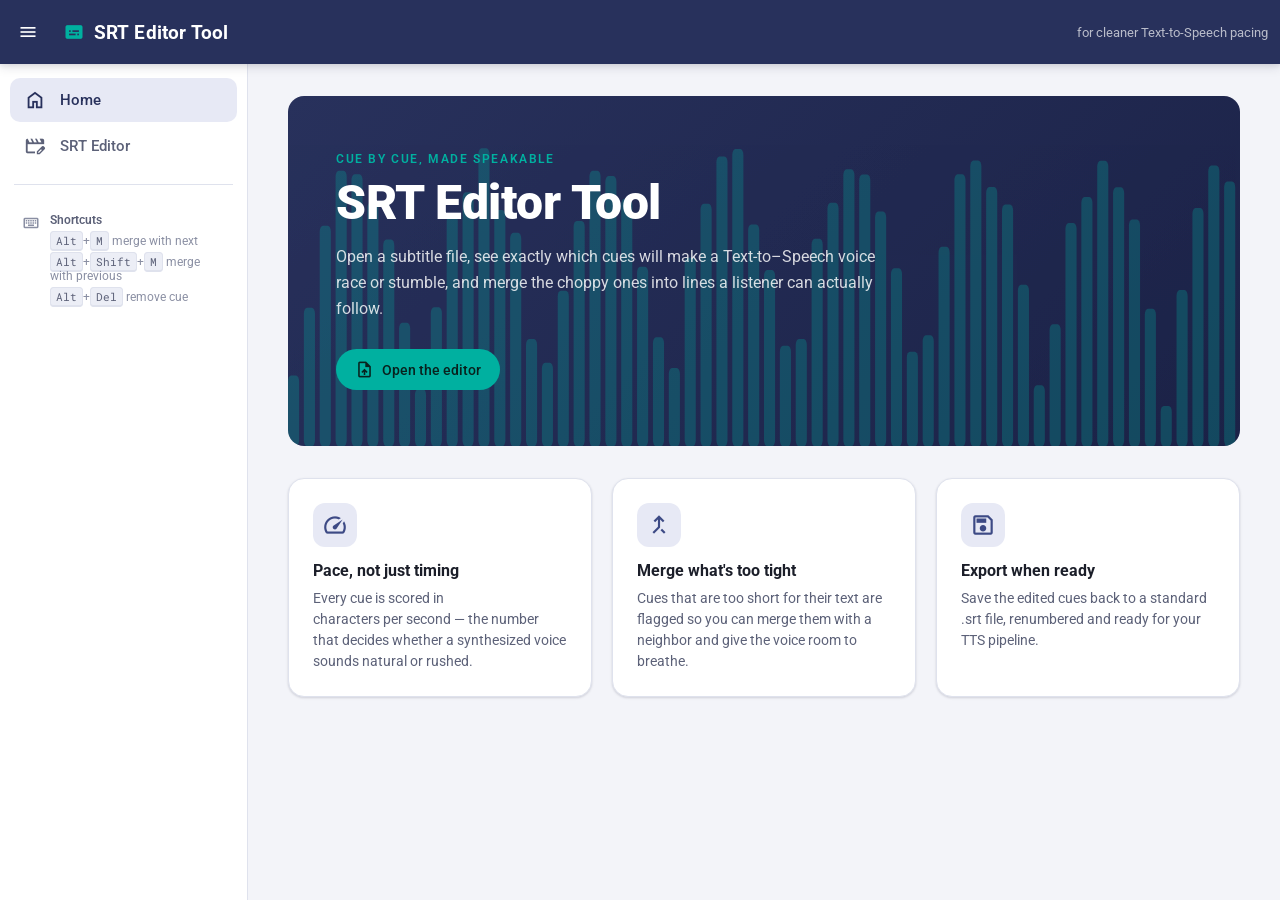
<file: v0/index.html>
<!DOCTYPE html>
<html lang="en">
<head>
<meta charset="UTF-8">
<meta name="viewport" content="width=device-width, initial-scale=1.0">
<title>SRT Editor Tool</title>
<link rel="preconnect" href="https://fonts.googleapis.com">
<link rel="preconnect" href="https://fonts.gstatic.com" crossorigin>
<link href="https://fonts.googleapis.com/css2?family=Roboto:wght@400;500;700;900&family=Roboto+Mono:wght@400;500;600&display=swap" rel="stylesheet">
<link rel="stylesheet" href="https://fonts.googleapis.com/css2?family=Material+Symbols+Outlined:opsz,wght,FILL,GRAD@20..48,300..600,0..1,-50..200" />
<link rel="stylesheet" href="styles.css">
</head>
<body>

<header class="toolbar">
  <button id="menuToggle" class="icon-btn" aria-label="Toggle navigation menu" aria-expanded="true">
    <span class="material-symbols-outlined">menu</span>
  </button>
  <div class="toolbar-brand">
    <span class="material-symbols-outlined brand-mark">subtitles</span>
    <span class="app-title">SRT Editor Tool</span>
  </div>
  <div class="toolbar-spacer"></div>
  <span class="toolbar-tag">for cleaner Text&#8209;to&#8209;Speech pacing</span>
</header>

<div class="app-body">

  <nav id="sideNav" class="side-nav" aria-label="Primary">
    <a href="#home" class="nav-item active" data-page="home">
      <span class="material-symbols-outlined">home</span>
      <span class="nav-label">Home</span>
    </a>
    <a href="#editor" class="nav-item" data-page="editor">
      <span class="material-symbols-outlined">movie_edit</span>
      <span class="nav-label">SRT Editor</span>
    </a>
    <div class="nav-divider"></div>
    <div class="nav-hint">
      <span class="material-symbols-outlined">keyboard</span>
      <div>
        <strong>Shortcuts</strong>
        <ul>
          <li><kbd>Alt</kbd>+<kbd>M</kbd> merge with next</li>
          <li><kbd>Alt</kbd>+<kbd>Shift</kbd>+<kbd>M</kbd> merge with previous</li>
          <li><kbd>Alt</kbd>+<kbd>Del</kbd> remove cue</li>
        </ul>
      </div>
    </div>
  </nav>

  <div id="scrim" class="scrim"></div>

  <main id="mainContent" class="main-content">

    <!-- HOME PAGE -->
    <section id="page-home" class="page active">
      <div class="jumbotron">
        <div class="jumbotron-waveform" aria-hidden="true">
          <svg viewBox="0 0 600 120" preserveAspectRatio="none">
            <g class="wave-bars"></g>
          </svg>
        </div>
        <div class="jumbotron-content">
          <p class="eyebrow">Cue by cue, made speakable</p>
          <h1>SRT Editor Tool</h1>
          <p class="lede">Open a subtitle file, see exactly which cues will make a Text&#8209;to&#8211;Speech
            voice race or stumble, and merge the choppy ones into lines a listener can actually follow.</p>
          <button class="btn btn-primary" id="jumbotronCta">
            <span class="material-symbols-outlined">upload_file</span>
            Open the editor
          </button>
        </div>
      </div>

      <div class="home-grid">
        <div class="info-card">
          <span class="material-symbols-outlined">speed</span>
          <h3>Pace, not just timing</h3>
          <p>Every cue is scored in characters&nbsp;per&nbsp;second &mdash; the number that decides whether
            a synthesized voice sounds natural or rushed.</p>
        </div>
        <div class="info-card">
          <span class="material-symbols-outlined">call_merge</span>
          <h3>Merge what's too tight</h3>
          <p>Cues that are too short for their text are flagged so you can merge them with a neighbor
            and give the voice room to breathe.</p>
        </div>
        <div class="info-card">
          <span class="material-symbols-outlined">save</span>
          <h3>Export when ready</h3>
          <p>Save the edited cues back to a standard .srt file, renumbered and ready for your TTS pipeline.</p>
        </div>
      </div>
    </section>

    <!-- EDITOR PAGE -->
    <section id="page-editor" class="page">

      <div class="editor-toolbar">
        <label class="btn btn-outline file-btn">
          <span class="material-symbols-outlined">folder_open</span>
          Open SRT file
          <input type="file" id="fileInput" accept=".srt" hidden>
        </label>
        <span id="fileName" class="file-name"></span>
        <div class="toolbar-spacer"></div>
        <div class="legend" id="legend"></div>
        <button class="btn btn-primary" id="saveBtn" disabled>
          <span class="material-symbols-outlined">download</span>
          Save SRT
        </button>
      </div>

      <div id="editorEmpty" class="editor-empty">
        <span class="material-symbols-outlined">subtitles_off</span>
        <h2>No subtitle file loaded</h2>
        <p>Open a .srt file to see its cues, their pacing, and merge options.</p>
      </div>

      <div id="cueListWrap" class="cue-list-wrap" hidden>
        <div class="cue-summary" id="cueSummary"></div>
        <div class="cue-list" id="cueList"></div>
      </div>

    </section>

  </main>
</div>

<div id="toast" class="toast" role="status" aria-live="polite"></div>

<script src="script.js"></script>
</body>
</html>
</file>
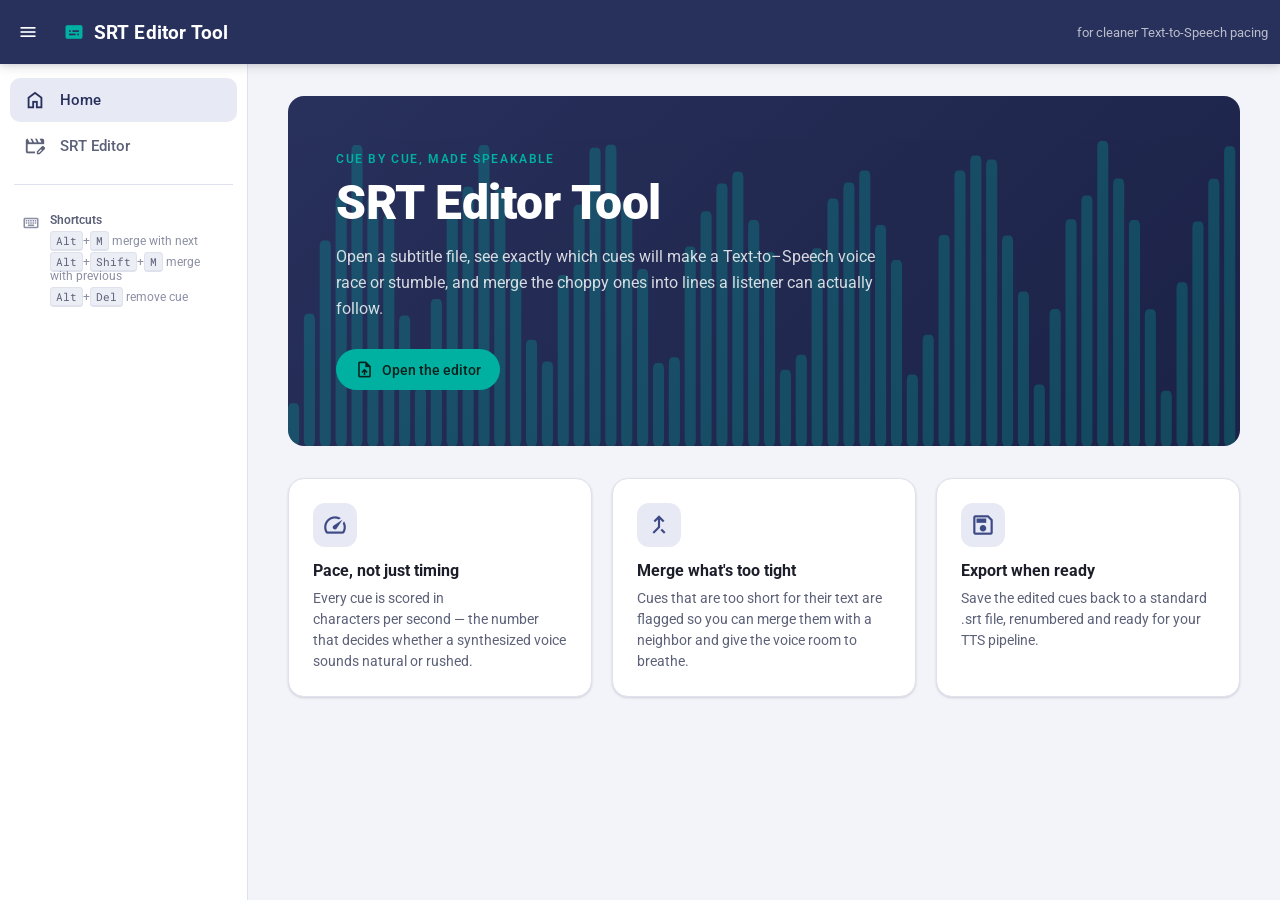
<file: v1/index.html>
<!DOCTYPE html>
<html lang="en">
<head>
<meta charset="UTF-8">
<meta name="viewport" content="width=device-width, initial-scale=1.0">
<title>SRT Editor Tool</title>
<link rel="preconnect" href="https://fonts.googleapis.com">
<link rel="preconnect" href="https://fonts.gstatic.com" crossorigin>
<link href="https://fonts.googleapis.com/css2?family=Roboto:wght@400;500;700;900&family=Roboto+Mono:wght@400;500;600&display=swap" rel="stylesheet">
<link rel="stylesheet" href="https://fonts.googleapis.com/css2?family=Material+Symbols+Outlined:opsz,wght,FILL,GRAD@20..48,300..600,0..1,-50..200" />
<link rel="stylesheet" href="styles.css">
</head>
<body>

<header class="toolbar">
  <button id="menuToggle" class="icon-btn" aria-label="Toggle navigation menu" aria-expanded="true">
    <span class="material-symbols-outlined">menu</span>
  </button>
  <div class="toolbar-brand">
    <span class="material-symbols-outlined brand-mark">subtitles</span>
    <span class="app-title">SRT Editor Tool</span>
  </div>
  <div class="toolbar-spacer"></div>
  <span class="toolbar-tag">for cleaner Text&#8209;to&#8209;Speech pacing</span>
</header>

<div class="app-body">

  <nav id="sideNav" class="side-nav" aria-label="Primary">
    <a href="#home" class="nav-item active" data-page="home">
      <span class="material-symbols-outlined">home</span>
      <span class="nav-label">Home</span>
    </a>
    <a href="#editor" class="nav-item" data-page="editor">
      <span class="material-symbols-outlined">movie_edit</span>
      <span class="nav-label">SRT Editor</span>
    </a>
    <div class="nav-divider"></div>
    <div class="nav-hint">
      <span class="material-symbols-outlined">keyboard</span>
      <div>
        <strong>Shortcuts</strong>
        <ul>
          <li><kbd>Alt</kbd>+<kbd>M</kbd> merge with next</li>
          <li><kbd>Alt</kbd>+<kbd>Shift</kbd>+<kbd>M</kbd> merge with previous</li>
          <li><kbd>Alt</kbd>+<kbd>Del</kbd> remove cue</li>
        </ul>
      </div>
    </div>
  </nav>

  <div id="scrim" class="scrim"></div>

  <main id="mainContent" class="main-content">

    <!-- HOME PAGE -->
    <section id="page-home" class="page active">
      <div class="jumbotron">
        <div class="jumbotron-waveform" aria-hidden="true">
          <svg viewBox="0 0 600 120" preserveAspectRatio="none">
            <g class="wave-bars"></g>
          </svg>
        </div>
        <div class="jumbotron-content">
          <p class="eyebrow">Cue by cue, made speakable</p>
          <h1>SRT Editor Tool</h1>
          <p class="lede">Open a subtitle file, see exactly which cues will make a Text&#8209;to&#8211;Speech
            voice race or stumble, and merge the choppy ones into lines a listener can actually follow.</p>
          <button class="btn btn-primary" id="jumbotronCta">
            <span class="material-symbols-outlined">upload_file</span>
            Open the editor
          </button>
        </div>
      </div>

      <div class="home-grid">
        <div class="info-card">
          <span class="material-symbols-outlined">speed</span>
          <h3>Pace, not just timing</h3>
          <p>Every cue is scored in characters&nbsp;per&nbsp;second &mdash; the number that decides whether
            a synthesized voice sounds natural or rushed.</p>
        </div>
        <div class="info-card">
          <span class="material-symbols-outlined">call_merge</span>
          <h3>Merge what's too tight</h3>
          <p>Cues that are too short for their text are flagged so you can merge them with a neighbor
            and give the voice room to breathe.</p>
        </div>
        <div class="info-card">
          <span class="material-symbols-outlined">save</span>
          <h3>Export when ready</h3>
          <p>Save the edited cues back to a standard .srt file, renumbered and ready for your TTS pipeline.</p>
        </div>
      </div>
    </section>

    <!-- EDITOR PAGE -->
    <section id="page-editor" class="page">

      <div class="editor-toolbar">
        <label class="btn btn-outline file-btn">
          <span class="material-symbols-outlined">folder_open</span>
          Open SRT file
          <input type="file" id="fileInput" accept=".srt" hidden>
        </label>
        <span id="fileName" class="file-name"></span>
        <div class="toolbar-spacer"></div>
        <div class="legend" id="legend"></div>
        <div class="automerge-group">
          <label class="automerge-label" for="cpsLimitInput">
            <span class="material-symbols-outlined">bolt</span>
            <span class="automerge-label-text">Auto-merge above</span>
          </label>
          <input type="number" id="cpsLimitInput" class="cps-limit-input" min="1" step="0.5" value="21" aria-label="CPS limit for auto-merge">
          <span class="cps-limit-unit">cps</span>
          <button class="btn btn-outline" id="autoMergeBtn" disabled>
            <span class="material-symbols-outlined">auto_fix_high</span>
            Auto-merge
          </button>
        </div>
        <button class="btn btn-primary" id="saveBtn" disabled>
          <span class="material-symbols-outlined">download</span>
          Save SRT
        </button>
      </div>

      <div id="editorEmpty" class="editor-empty">
        <span class="material-symbols-outlined">subtitles_off</span>
        <h2>No subtitle file loaded</h2>
        <p>Open a .srt file to see its cues, their pacing, and merge options.</p>
      </div>

      <div id="cueListWrap" class="cue-list-wrap" hidden>
        <div class="cue-summary" id="cueSummary"></div>
        <div class="cue-list" id="cueList"></div>
      </div>

    </section>

  </main>
</div>

<div id="toast" class="toast" role="status" aria-live="polite"></div>

<script src="script.js"></script>
</body>
</html>
</file>
<file: v0/styles.css>
:root{
  /* Color tokens */
  --bg:#F3F4F9;
  --surface:#FFFFFF;
  --surface-alt:#ECEEF6;
  --primary:#28315C;
  --primary-variant:#3D4A85;
  --primary-tint:#E7E9F5;
  --accent:#00B0A0;
  --accent-tint:#DFF6F2;
  --warn:#F2A72E;
  --warn-tint:#FCEFD9;
  --danger:#E15554;
  --danger-tint:#FBE3E2;
  --slow:#6C7BC7;
  --slow-tint:#E7E9F9;
  --text:#1B1E29;
  --text-muted:#5C6178;
  --text-faint:#8A8FA3;
  --border:#DFE2ED;
  --shadow-1:0 1px 2px rgba(20,24,45,.06), 0 1px 3px rgba(20,24,45,.10);
  --shadow-2:0 4px 10px rgba(20,24,45,.10), 0 2px 4px rgba(20,24,45,.08);
  --radius-sm:6px;
  --radius-md:10px;
  --radius-lg:16px;
  --nav-w:248px;
  --toolbar-h:64px;
}

*{box-sizing:border-box;}
html,body{height:100%;}
body{
  margin:0;
  font-family:'Roboto', system-ui, sans-serif;
  background:var(--bg);
  color:var(--text);
  -webkit-font-smoothing:antialiased;
}
.material-symbols-outlined{
  font-variation-settings:'FILL' 0,'wght' 400,'GRAD' 0,'opsz' 24;
  font-size:20px;
  line-height:1;
  user-select:none;
}
kbd{
  font-family:'Roboto Mono', monospace;
  font-size:11px;
  background:var(--surface-alt);
  border:1px solid var(--border);
  border-bottom-width:2px;
  border-radius:4px;
  padding:1px 5px;
  color:var(--text-muted);
}
button{font-family:inherit;}
:focus-visible{outline:2px solid var(--primary-variant); outline-offset:2px;}

/* ---------- Toolbar ---------- */
.toolbar{
  height:var(--toolbar-h);
  background:var(--primary);
  color:#fff;
  display:flex;
  align-items:center;
  gap:16px;
  padding:0 12px 0 8px;
  position:sticky;
  top:0;
  z-index:30;
  box-shadow:var(--shadow-2);
}
.icon-btn{
  width:40px;height:40px;
  border-radius:50%;
  border:none;
  background:transparent;
  color:#fff;
  display:flex;align-items:center;justify-content:center;
  cursor:pointer;
  transition:background .15s ease;
}
.icon-btn:hover{background:rgba(255,255,255,.12);}
.toolbar-brand{display:flex;align-items:center;gap:10px;}
.brand-mark{
  color:var(--accent);
  font-variation-settings:'FILL' 1,'wght' 500,'GRAD' 0,'opsz' 24;
}
.app-title{font-size:19px;font-weight:700;letter-spacing:.1px;}
.toolbar-spacer{flex:1;}
.toolbar-tag{
  font-size:12.5px;
  color:rgba(255,255,255,.68);
  font-weight:400;
  white-space:nowrap;
}
@media (max-width:760px){ .toolbar-tag{display:none;} }

/* ---------- Layout ---------- */
.app-body{
  display:flex;
  min-height:calc(100vh - var(--toolbar-h));
}
.side-nav{
  width:var(--nav-w);
  flex-shrink:0;
  background:var(--surface);
  border-right:1px solid var(--border);
  padding:14px 10px;
  display:flex;
  flex-direction:column;
  gap:2px;
  position:sticky;
  top:var(--toolbar-h);
  height:calc(100vh - var(--toolbar-h));
  transition:margin-left .22s ease, box-shadow .22s ease;
  z-index:20;
}
.side-nav.collapsed{
  margin-left:calc(-1 * var(--nav-w));
}
.nav-item{
  display:flex;align-items:center;gap:14px;
  padding:11px 14px;
  border-radius:var(--radius-md);
  text-decoration:none;
  color:var(--text-muted);
  font-size:14.5px;
  font-weight:500;
  transition:background .15s ease, color .15s ease;
}
.nav-item .material-symbols-outlined{font-size:22px;}
.nav-item:hover{background:var(--surface-alt); color:var(--text);}
.nav-item.active{background:var(--primary-tint); color:var(--primary);}
.nav-divider{height:1px;background:var(--border);margin:14px 4px;}
.nav-hint{
  display:flex;gap:10px;
  padding:12px 12px 4px;
  color:var(--text-faint);
  font-size:12px;
}
.nav-hint .material-symbols-outlined{font-size:18px;margin-top:1px;}
.nav-hint strong{display:block;color:var(--text-muted);font-size:12px;font-weight:600;margin-bottom:6px;}
.nav-hint ul{list-style:none;margin:0;padding:0;display:flex;flex-direction:column;gap:6px;}

.scrim{
  display:none;
  position:fixed;inset:0;
  background:rgba(20,24,45,.35);
  z-index:15;
}

.main-content{
  flex:1;
  min-width:0;
  padding:32px 40px 64px;
}
@media (max-width:600px){ .main-content{padding:20px 16px 48px;} }

.page{display:none;}
.page.active{display:block; animation:fadeIn .25s ease;}
@keyframes fadeIn{from{opacity:0; transform:translateY(4px);} to{opacity:1; transform:none;}}

/* ---------- Buttons ---------- */
.btn{
  display:inline-flex;align-items:center;gap:8px;
  padding:10px 18px;
  border-radius:999px;
  font-size:14px;font-weight:500;
  border:1px solid transparent;
  cursor:pointer;
  transition:background .15s ease, box-shadow .15s ease, opacity .15s;
}
.btn .material-symbols-outlined{font-size:19px;}
.btn-primary{background:var(--primary); color:#fff;}
.btn-primary:hover{background:var(--primary-variant);}
.btn-primary:disabled{opacity:.45; cursor:not-allowed;}
.btn-outline{background:var(--surface); color:var(--primary); border-color:var(--border);}
.btn-outline:hover{background:var(--primary-tint);}
.file-btn{position:relative;}

/* ---------- Jumbotron (Home) ---------- */
.jumbotron{
  position:relative;
  background:linear-gradient(135deg, var(--primary) 0%, #1B2247 100%);
  color:#fff;
  border-radius:var(--radius-lg);
  padding:56px 48px;
  overflow:hidden;
  margin-bottom:32px;
}
.jumbotron-waveform{
  position:absolute; inset:0;
  opacity:.5;
  pointer-events:none;
}
.jumbotron-waveform svg{width:100%;height:100%;}
.wave-bars rect{fill:rgba(0,176,160,.55);}
.jumbotron-content{position:relative; max-width:640px;}
.eyebrow{
  text-transform:uppercase;
  letter-spacing:1.6px;
  font-size:12px;
  font-weight:600;
  color:var(--accent);
  margin:0 0 12px;
}
.jumbotron h1{
  font-size:clamp(32px,5vw,48px);
  font-weight:900;
  margin:0 0 16px;
  line-height:1.05;
  letter-spacing:-.5px;
}
.jumbotron .lede{
  font-size:16px;
  line-height:1.6;
  color:rgba(255,255,255,.82);
  margin:0 0 28px;
  max-width:560px;
}
.jumbotron .btn-primary{background:var(--accent); color:#08221E;}
.jumbotron .btn-primary:hover{background:#00c9b7;}

.home-grid{
  display:grid;
  grid-template-columns:repeat(auto-fit, minmax(220px,1fr));
  gap:20px;
}
.info-card{
  background:var(--surface);
  border:1px solid var(--border);
  border-radius:var(--radius-lg);
  padding:24px;
  box-shadow:var(--shadow-1);
}
.info-card .material-symbols-outlined{
  font-size:26px; color:var(--primary-variant);
  background:var(--primary-tint);
  width:44px;height:44px;
  border-radius:12px;
  display:flex;align-items:center;justify-content:center;
  margin-bottom:14px;
}
.info-card h3{margin:0 0 8px; font-size:16px;}
.info-card p{margin:0; font-size:13.5px; color:var(--text-muted); line-height:1.55;}

/* ---------- Editor toolbar ---------- */
.editor-toolbar{
  display:flex; align-items:center; gap:14px; flex-wrap:wrap;
  margin-bottom:22px;
}
.file-name{font-size:13.5px; color:var(--text-muted); font-family:'Roboto Mono',monospace;}
.legend{display:flex; gap:10px; flex-wrap:wrap;}
.legend-item{
  display:flex; align-items:center; gap:6px;
  font-size:11.5px; color:var(--text-muted);
}
.legend-dot{width:9px;height:9px;border-radius:50%;}

.editor-empty{
  border:2px dashed var(--border);
  border-radius:var(--radius-lg);
  padding:64px 24px;
  text-align:center;
  color:var(--text-faint);
}
.editor-empty .material-symbols-outlined{font-size:44px; margin-bottom:12px;}
.editor-empty h2{margin:0 0 8px; font-size:18px; color:var(--text-muted);}
.editor-empty p{margin:0; font-size:13.5px;}

/* ---------- Cue summary ---------- */
.cue-summary{
  display:flex; gap:24px; flex-wrap:wrap;
  background:var(--surface);
  border:1px solid var(--border);
  border-radius:var(--radius-md);
  padding:14px 20px;
  margin-bottom:18px;
  font-size:13px;
}
.cue-summary b{font-family:'Roboto Mono',monospace; color:var(--primary);}

/* ---------- Cue list ---------- */
.cue-list{display:flex; flex-direction:column; gap:10px;}

.cue-row{
  background:var(--surface);
  border:1px solid var(--border);
  border-left:4px solid var(--border);
  border-radius:var(--radius-md);
  padding:14px 16px;
  display:grid;
  grid-template-columns:56px 1fr auto;
  gap:14px 18px;
  align-items:start;
  box-shadow:var(--shadow-1);
  transition:border-color .15s ease;
}
.cue-row.pace-good{border-left-color:var(--accent);}
.cue-row.pace-fast{border-left-color:var(--warn);}
.cue-row.pace-toofast{border-left-color:var(--danger);}
.cue-row.pace-slow{border-left-color:var(--slow);}
.cue-row:focus-within{box-shadow:var(--shadow-2);}

.cue-index{
  display:flex; flex-direction:column; align-items:center; gap:4px; padding-top:4px;
}
.cue-index input{
  width:48px; text-align:center;
  font-family:'Roboto Mono',monospace;
  font-weight:600; font-size:14px;
  border:1px solid transparent; border-radius:6px;
  background:transparent; color:var(--text-muted);
  padding:4px 2px;
}
.cue-index input:hover, .cue-index input:focus{border-color:var(--border); background:var(--surface-alt);}

.cue-main{min-width:0;}
.cue-times{
  display:flex; align-items:center; gap:8px; margin-bottom:8px; flex-wrap:wrap;
}
.time-input{
  font-family:'Roboto Mono',monospace;
  font-size:13px;
  border:1px solid var(--border);
  border-radius:6px;
  padding:6px 8px;
  width:118px;
  background:var(--surface-alt);
  color:var(--text);
}
.time-input:focus{background:var(--surface); border-color:var(--primary-variant);}
.time-input.invalid{border-color:var(--danger); background:var(--danger-tint);}
.time-arrow{color:var(--text-faint); font-size:16px;}

.cue-text{
  width:100%;
  resize:vertical;
  min-height:44px;
  font-family:'Roboto', sans-serif;
  font-size:14.5px;
  line-height:1.45;
  border:1px solid var(--border);
  border-radius:8px;
  padding:9px 11px;
  color:var(--text);
  background:var(--surface);
}
.cue-text:focus{border-color:var(--primary-variant);}

.cue-metrics{
  display:flex; gap:8px; flex-wrap:wrap; margin-top:10px;
}
.metric-chip{
  display:flex; align-items:center; gap:6px;
  font-size:11.5px; font-family:'Roboto Mono',monospace;
  padding:4px 9px;
  border-radius:999px;
  background:var(--surface-alt);
  color:var(--text-muted);
}
.metric-chip .material-symbols-outlined{font-size:14px;}

.pace-chip{font-weight:600;}
.pace-good .pace-chip{background:var(--accent-tint); color:#00695C;}
.pace-fast .pace-chip{background:var(--warn-tint); color:#8A5A00;}
.pace-toofast .pace-chip{background:var(--danger-tint); color:#B23127;}
.pace-slow .pace-chip{background:var(--slow-tint); color:#3B4A9E;}

.pace-bar-track{
  position:relative;
  width:100%;
  height:6px;
  border-radius:4px;
  background:var(--surface-alt);
  margin-top:10px;
  overflow:hidden;
}
.pace-bar-fill{height:100%; border-radius:4px; transition:width .2s ease;}
.pace-good .pace-bar-fill{background:var(--accent);}
.pace-fast .pace-bar-fill{background:var(--warn);}
.pace-toofast .pace-bar-fill{background:var(--danger);}
.pace-slow .pace-bar-fill{background:var(--slow);}

.cue-actions{
  position:relative;
  display:flex; flex-direction:column; align-items:flex-end; gap:6px;
}
.kebab-btn{
  width:34px; height:34px; border-radius:50%;
  border:1px solid transparent;
  background:transparent; color:var(--text-muted);
  display:flex; align-items:center; justify-content:center;
  cursor:pointer;
}
.kebab-btn:hover{background:var(--surface-alt); color:var(--text);}

.cue-menu{
  position:absolute; top:38px; right:0;
  background:var(--surface);
  border:1px solid var(--border);
  border-radius:var(--radius-md);
  box-shadow:var(--shadow-2);
  min-width:230px;
  padding:6px;
  z-index:5;
  display:none;
}
.cue-menu.open{display:block;}
.cue-menu button{
  width:100%;
  display:flex; align-items:center; gap:10px;
  padding:9px 10px;
  border:none; background:none;
  border-radius:8px;
  font-size:13.5px;
  color:var(--text);
  cursor:pointer;
  text-align:left;
}
.cue-menu button:hover{background:var(--surface-alt);}
.cue-menu button .material-symbols-outlined{font-size:18px; color:var(--text-muted);}
.cue-menu button.danger{color:var(--danger);}
.cue-menu button.danger .material-symbols-outlined{color:var(--danger);}
.cue-menu-shortcut{
  margin-left:auto;
  font-size:10.5px;
  color:var(--text-faint);
  font-family:'Roboto Mono',monospace;
}
.cue-menu-divider{height:1px; background:var(--border); margin:4px 6px;}

/* ---------- Toast ---------- */
.toast{
  position:fixed; left:50%; bottom:28px; transform:translate(-50%,16px);
  background:var(--text); color:#fff;
  padding:11px 20px; border-radius:999px;
  font-size:13.5px;
  opacity:0; pointer-events:none;
  transition:opacity .2s ease, transform .2s ease;
  z-index:50;
  box-shadow:var(--shadow-2);
}
.toast.show{opacity:1; transform:translate(-50%,0);}

/* ---------- Responsive nav (overlay on small screens) ---------- */
@media (max-width:900px){
  .side-nav{
    position:fixed;
    left:0; top:var(--toolbar-h);
    box-shadow:var(--shadow-2);
  }
  .side-nav.collapsed{margin-left:calc(-1 * var(--nav-w));}
  body.nav-open .scrim{display:block;}
}

@media (prefers-reduced-motion: reduce){
  *{animation-duration:.001ms !important; transition-duration:.001ms !important;}
}
</file>
<file: v1/styles.css>
:root{
  /* Color tokens */
  --bg:#F3F4F9;
  --surface:#FFFFFF;
  --surface-alt:#ECEEF6;
  --primary:#28315C;
  --primary-variant:#3D4A85;
  --primary-tint:#E7E9F5;
  --accent:#00B0A0;
  --accent-tint:#DFF6F2;
  --warn:#F2A72E;
  --warn-tint:#FCEFD9;
  --danger:#E15554;
  --danger-tint:#FBE3E2;
  --slow:#6C7BC7;
  --slow-tint:#E7E9F9;
  --text:#1B1E29;
  --text-muted:#5C6178;
  --text-faint:#8A8FA3;
  --border:#DFE2ED;
  --shadow-1:0 1px 2px rgba(20,24,45,.06), 0 1px 3px rgba(20,24,45,.10);
  --shadow-2:0 4px 10px rgba(20,24,45,.10), 0 2px 4px rgba(20,24,45,.08);
  --radius-sm:6px;
  --radius-md:10px;
  --radius-lg:16px;
  --nav-w:248px;
  --toolbar-h:64px;
}

*{box-sizing:border-box;}
html,body{height:100%;}
body{
  margin:0;
  font-family:'Roboto', system-ui, sans-serif;
  background:var(--bg);
  color:var(--text);
  -webkit-font-smoothing:antialiased;
}
.material-symbols-outlined{
  font-variation-settings:'FILL' 0,'wght' 400,'GRAD' 0,'opsz' 24;
  font-size:20px;
  line-height:1;
  user-select:none;
}
kbd{
  font-family:'Roboto Mono', monospace;
  font-size:11px;
  background:var(--surface-alt);
  border:1px solid var(--border);
  border-bottom-width:2px;
  border-radius:4px;
  padding:1px 5px;
  color:var(--text-muted);
}
button{font-family:inherit;}
:focus-visible{outline:2px solid var(--primary-variant); outline-offset:2px;}

/* ---------- Toolbar ---------- */
.toolbar{
  height:var(--toolbar-h);
  background:var(--primary);
  color:#fff;
  display:flex;
  align-items:center;
  gap:16px;
  padding:0 12px 0 8px;
  position:sticky;
  top:0;
  z-index:30;
  box-shadow:var(--shadow-2);
}
.icon-btn{
  width:40px;height:40px;
  border-radius:50%;
  border:none;
  background:transparent;
  color:#fff;
  display:flex;align-items:center;justify-content:center;
  cursor:pointer;
  transition:background .15s ease;
}
.icon-btn:hover{background:rgba(255,255,255,.12);}
.toolbar-brand{display:flex;align-items:center;gap:10px;}
.brand-mark{
  color:var(--accent);
  font-variation-settings:'FILL' 1,'wght' 500,'GRAD' 0,'opsz' 24;
}
.app-title{font-size:19px;font-weight:700;letter-spacing:.1px;}
.toolbar-spacer{flex:1;}
.toolbar-tag{
  font-size:12.5px;
  color:rgba(255,255,255,.68);
  font-weight:400;
  white-space:nowrap;
}
@media (max-width:760px){ .toolbar-tag{display:none;} }

/* ---------- Layout ---------- */
.app-body{
  display:flex;
  min-height:calc(100vh - var(--toolbar-h));
}
.side-nav{
  width:var(--nav-w);
  flex-shrink:0;
  background:var(--surface);
  border-right:1px solid var(--border);
  padding:14px 10px;
  display:flex;
  flex-direction:column;
  gap:2px;
  position:sticky;
  top:var(--toolbar-h);
  height:calc(100vh - var(--toolbar-h));
  transition:margin-left .22s ease, box-shadow .22s ease;
  z-index:20;
}
.side-nav.collapsed{
  margin-left:calc(-1 * var(--nav-w));
}
.nav-item{
  display:flex;align-items:center;gap:14px;
  padding:11px 14px;
  border-radius:var(--radius-md);
  text-decoration:none;
  color:var(--text-muted);
  font-size:14.5px;
  font-weight:500;
  transition:background .15s ease, color .15s ease;
}
.nav-item .material-symbols-outlined{font-size:22px;}
.nav-item:hover{background:var(--surface-alt); color:var(--text);}
.nav-item.active{background:var(--primary-tint); color:var(--primary);}
.nav-divider{height:1px;background:var(--border);margin:14px 4px;}
.nav-hint{
  display:flex;gap:10px;
  padding:12px 12px 4px;
  color:var(--text-faint);
  font-size:12px;
}
.nav-hint .material-symbols-outlined{font-size:18px;margin-top:1px;}
.nav-hint strong{display:block;color:var(--text-muted);font-size:12px;font-weight:600;margin-bottom:6px;}
.nav-hint ul{list-style:none;margin:0;padding:0;display:flex;flex-direction:column;gap:6px;}

.scrim{
  display:none;
  position:fixed;inset:0;
  background:rgba(20,24,45,.35);
  z-index:15;
}

.main-content{
  flex:1;
  min-width:0;
  padding:32px 40px 64px;
}
@media (max-width:600px){ .main-content{padding:20px 16px 48px;} }

.page{display:none;}
.page.active{display:block; animation:fadeIn .25s ease;}
@keyframes fadeIn{from{opacity:0; transform:translateY(4px);} to{opacity:1; transform:none;}}

/* ---------- Buttons ---------- */
.btn{
  display:inline-flex;align-items:center;gap:8px;
  padding:10px 18px;
  border-radius:999px;
  font-size:14px;font-weight:500;
  border:1px solid transparent;
  cursor:pointer;
  transition:background .15s ease, box-shadow .15s ease, opacity .15s;
}
.btn .material-symbols-outlined{font-size:19px;}
.btn-primary{background:var(--primary); color:#fff;}
.btn-primary:hover{background:var(--primary-variant);}
.btn-primary:disabled{opacity:.45; cursor:not-allowed;}
.btn-outline{background:var(--surface); color:var(--primary); border-color:var(--border);}
.btn-outline:hover{background:var(--primary-tint);}
.file-btn{position:relative;}

/* ---------- Jumbotron (Home) ---------- */
.jumbotron{
  position:relative;
  background:linear-gradient(135deg, var(--primary) 0%, #1B2247 100%);
  color:#fff;
  border-radius:var(--radius-lg);
  padding:56px 48px;
  overflow:hidden;
  margin-bottom:32px;
}
.jumbotron-waveform{
  position:absolute; inset:0;
  opacity:.5;
  pointer-events:none;
}
.jumbotron-waveform svg{width:100%;height:100%;}
.wave-bars rect{fill:rgba(0,176,160,.55);}
.jumbotron-content{position:relative; max-width:640px;}
.eyebrow{
  text-transform:uppercase;
  letter-spacing:1.6px;
  font-size:12px;
  font-weight:600;
  color:var(--accent);
  margin:0 0 12px;
}
.jumbotron h1{
  font-size:clamp(32px,5vw,48px);
  font-weight:900;
  margin:0 0 16px;
  line-height:1.05;
  letter-spacing:-.5px;
}
.jumbotron .lede{
  font-size:16px;
  line-height:1.6;
  color:rgba(255,255,255,.82);
  margin:0 0 28px;
  max-width:560px;
}
.jumbotron .btn-primary{background:var(--accent); color:#08221E;}
.jumbotron .btn-primary:hover{background:#00c9b7;}

.home-grid{
  display:grid;
  grid-template-columns:repeat(auto-fit, minmax(220px,1fr));
  gap:20px;
}
.info-card{
  background:var(--surface);
  border:1px solid var(--border);
  border-radius:var(--radius-lg);
  padding:24px;
  box-shadow:var(--shadow-1);
}
.info-card .material-symbols-outlined{
  font-size:26px; color:var(--primary-variant);
  background:var(--primary-tint);
  width:44px;height:44px;
  border-radius:12px;
  display:flex;align-items:center;justify-content:center;
  margin-bottom:14px;
}
.info-card h3{margin:0 0 8px; font-size:16px;}
.info-card p{margin:0; font-size:13.5px; color:var(--text-muted); line-height:1.55;}

/* ---------- Editor toolbar ---------- */
.editor-toolbar{
  display:flex; align-items:center; gap:14px; flex-wrap:wrap;
  margin-bottom:22px;
}
.file-name{font-size:13.5px; color:var(--text-muted); font-family:'Roboto Mono',monospace;}
.legend{display:flex; gap:10px; flex-wrap:wrap;}
.legend-item{
  display:flex; align-items:center; gap:6px;
  font-size:11.5px; color:var(--text-muted);
}
.legend-dot{width:9px;height:9px;border-radius:50%;}

.automerge-group{
  display:flex; align-items:center; gap:8px;
  background:var(--surface);
  border:1px solid var(--border);
  border-radius:999px;
  padding:6px 8px 6px 14px;
}
.automerge-label{
  display:flex; align-items:center; gap:6px;
  font-size:12.5px; color:var(--text-muted); font-weight:500; white-space:nowrap;
}
.automerge-label .material-symbols-outlined{font-size:17px; color:var(--warn);}
.cps-limit-input{
  width:56px;
  font-family:'Roboto Mono',monospace;
  font-size:13px;
  border:1px solid var(--border);
  border-radius:6px;
  padding:5px 6px;
  background:var(--surface-alt);
  color:var(--text);
  text-align:center;
}
.cps-limit-input:focus{background:var(--surface); border-color:var(--primary-variant); outline:none;}
.cps-limit-unit{font-size:11.5px; color:var(--text-faint); margin-right:2px;}
.automerge-group .btn-outline{padding:7px 14px; font-size:13px;}
@media (max-width:760px){ .automerge-label-text{display:none;} }

.editor-empty{
  border:2px dashed var(--border);
  border-radius:var(--radius-lg);
  padding:64px 24px;
  text-align:center;
  color:var(--text-faint);
}
.editor-empty .material-symbols-outlined{font-size:44px; margin-bottom:12px;}
.editor-empty h2{margin:0 0 8px; font-size:18px; color:var(--text-muted);}
.editor-empty p{margin:0; font-size:13.5px;}

/* ---------- Cue summary ---------- */
.cue-summary{
  display:flex; gap:24px; flex-wrap:wrap;
  background:var(--surface);
  border:1px solid var(--border);
  border-radius:var(--radius-md);
  padding:14px 20px;
  margin-bottom:18px;
  font-size:13px;
}
.cue-summary b{font-family:'Roboto Mono',monospace; color:var(--primary);}

/* ---------- Cue list ---------- */
.cue-list{display:flex; flex-direction:column; gap:10px;}

.cue-row{
  background:var(--surface);
  border:1px solid var(--border);
  border-left:4px solid var(--border);
  border-radius:var(--radius-md);
  padding:14px 16px;
  display:grid;
  grid-template-columns:56px 1fr auto;
  gap:14px 18px;
  align-items:start;
  box-shadow:var(--shadow-1);
  transition:border-color .15s ease;
}
.cue-row.pace-good{border-left-color:var(--accent);}
.cue-row.pace-fast{border-left-color:var(--warn);}
.cue-row.pace-toofast{border-left-color:var(--danger);}
.cue-row.pace-slow{border-left-color:var(--slow);}
.cue-row:focus-within{box-shadow:var(--shadow-2);}

.cue-index{
  display:flex; flex-direction:column; align-items:center; gap:4px; padding-top:4px;
}
.cue-index input{
  width:48px; text-align:center;
  font-family:'Roboto Mono',monospace;
  font-weight:600; font-size:14px;
  border:1px solid transparent; border-radius:6px;
  background:transparent; color:var(--text-muted);
  padding:4px 2px;
}
.cue-index input:hover, .cue-index input:focus{border-color:var(--border); background:var(--surface-alt);}

.cue-main{min-width:0;}
.cue-times{
  display:flex; align-items:center; gap:8px; margin-bottom:8px; flex-wrap:wrap;
}
.time-input{
  font-family:'Roboto Mono',monospace;
  font-size:13px;
  border:1px solid var(--border);
  border-radius:6px;
  padding:6px 8px;
  width:118px;
  background:var(--surface-alt);
  color:var(--text);
}
.time-input:focus{background:var(--surface); border-color:var(--primary-variant);}
.time-input.invalid{border-color:var(--danger); background:var(--danger-tint);}
.time-arrow{color:var(--text-faint); font-size:16px;}

.cue-text{
  width:100%;
  resize:vertical;
  min-height:44px;
  font-family:'Roboto', sans-serif;
  font-size:14.5px;
  line-height:1.45;
  border:1px solid var(--border);
  border-radius:8px;
  padding:9px 11px;
  color:var(--text);
  background:var(--surface);
}
.cue-text:focus{border-color:var(--primary-variant);}

.cue-metrics{
  display:flex; gap:8px; flex-wrap:wrap; margin-top:10px;
}
.metric-chip{
  display:flex; align-items:center; gap:6px;
  font-size:11.5px; font-family:'Roboto Mono',monospace;
  padding:4px 9px;
  border-radius:999px;
  background:var(--surface-alt);
  color:var(--text-muted);
}
.metric-chip .material-symbols-outlined{font-size:14px;}

.pace-chip{font-weight:600;}
.pace-good .pace-chip{background:var(--accent-tint); color:#00695C;}
.pace-fast .pace-chip{background:var(--warn-tint); color:#8A5A00;}
.pace-toofast .pace-chip{background:var(--danger-tint); color:#B23127;}
.pace-slow .pace-chip{background:var(--slow-tint); color:#3B4A9E;}

.pace-bar-track{
  position:relative;
  width:100%;
  height:6px;
  border-radius:4px;
  background:var(--surface-alt);
  margin-top:10px;
  overflow:hidden;
}
.pace-bar-fill{height:100%; border-radius:4px; transition:width .2s ease;}
.pace-good .pace-bar-fill{background:var(--accent);}
.pace-fast .pace-bar-fill{background:var(--warn);}
.pace-toofast .pace-bar-fill{background:var(--danger);}
.pace-slow .pace-bar-fill{background:var(--slow);}

.cue-actions{
  position:relative;
  display:flex; flex-direction:column; align-items:flex-end; gap:6px;
}
.kebab-btn{
  width:34px; height:34px; border-radius:50%;
  border:1px solid transparent;
  background:transparent; color:var(--text-muted);
  display:flex; align-items:center; justify-content:center;
  cursor:pointer;
}
.kebab-btn:hover{background:var(--surface-alt); color:var(--text);}

.cue-menu{
  position:absolute; top:38px; right:0;
  background:var(--surface);
  border:1px solid var(--border);
  border-radius:var(--radius-md);
  box-shadow:var(--shadow-2);
  min-width:230px;
  padding:6px;
  z-index:5;
  display:none;
}
.cue-menu.open{display:block;}
.cue-menu button{
  width:100%;
  display:flex; align-items:center; gap:10px;
  padding:9px 10px;
  border:none; background:none;
  border-radius:8px;
  font-size:13.5px;
  color:var(--text);
  cursor:pointer;
  text-align:left;
}
.cue-menu button:hover{background:var(--surface-alt);}
.cue-menu button .material-symbols-outlined{font-size:18px; color:var(--text-muted);}
.cue-menu button.danger{color:var(--danger);}
.cue-menu button.danger .material-symbols-outlined{color:var(--danger);}
.cue-menu-shortcut{
  margin-left:auto;
  font-size:10.5px;
  color:var(--text-faint);
  font-family:'Roboto Mono',monospace;
}
.cue-menu-divider{height:1px; background:var(--border); margin:4px 6px;}

/* ---------- Toast ---------- */
.toast{
  position:fixed; left:50%; bottom:28px; transform:translate(-50%,16px);
  background:var(--text); color:#fff;
  padding:11px 20px; border-radius:999px;
  font-size:13.5px;
  opacity:0; pointer-events:none;
  transition:opacity .2s ease, transform .2s ease;
  z-index:50;
  box-shadow:var(--shadow-2);
}
.toast.show{opacity:1; transform:translate(-50%,0);}

/* ---------- Responsive nav (overlay on small screens) ---------- */
@media (max-width:900px){
  .side-nav{
    position:fixed;
    left:0; top:var(--toolbar-h);
    box-shadow:var(--shadow-2);
  }
  .side-nav.collapsed{margin-left:calc(-1 * var(--nav-w));}
  body.nav-open .scrim{display:block;}
}

@media (prefers-reduced-motion: reduce){
  *{animation-duration:.001ms !important; transition-duration:.001ms !important;}
}
</file>
